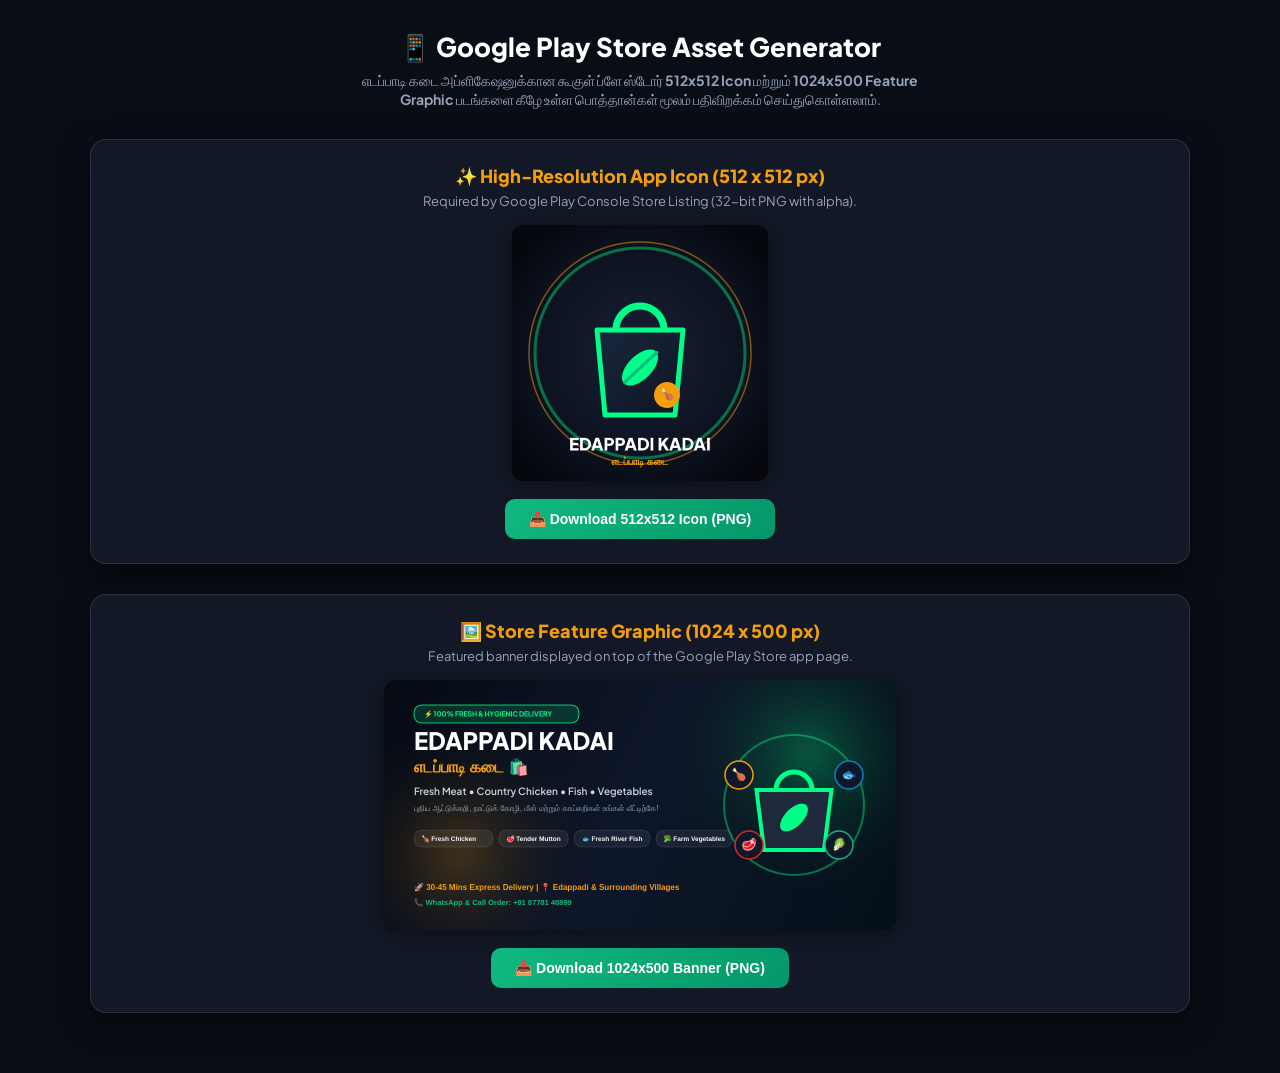
<file: play_store/generate_store_assets.html>
<!DOCTYPE html>
<html lang="ta">
<head>
  <meta charset="UTF-8">
  <meta name="viewport" content="width=device-width, initial-scale=1.0">
  <title>Google Play Store Assets Generator - Edappadi Kadai</title>
  <link rel="preconnect" href="https://fonts.googleapis.com">
  <link rel="preconnect" href="https://fonts.gstatic.com" crossorigin>
  <link href="https://fonts.googleapis.com/css2?family=Plus+Jakarta+Sans:wght@700;800;900&family=Noto+Sans+Tamil:wght@700;800;900&display=swap" rel="stylesheet">
  <style>
    :root {
      --bg: #090d16;
      --card: #121826;
      --accent-green: #00ff88;
      --accent-orange: #f59e0b;
      --text: #f8fafc;
    }
    * { box-sizing: border-box; margin: 0; padding: 0; }
    body {
      background: var(--bg);
      color: var(--text);
      font-family: 'Plus Jakarta Sans', sans-serif;
      padding: 30px 20px 60px;
      display: flex;
      flex-direction: column;
      align-items: center;
    }
    h1 {
      font-size: 26px;
      font-weight: 900;
      color: #fff;
      margin-bottom: 8px;
      text-align: center;
    }
    .subtitle {
      font-size: 14px;
      color: #94a3b8;
      margin-bottom: 30px;
      text-align: center;
      max-width: 600px;
    }
    .grid {
      display: grid;
      grid-template-columns: 1fr;
      gap: 30px;
      width: 100%;
      max-width: 1100px;
    }
    .card {
      background: var(--card);
      border: 1px solid rgba(255,255,255,0.1);
      border-radius: 16px;
      padding: 24px;
      display: flex;
      flex-direction: column;
      align-items: center;
      box-shadow: 0 10px 30px rgba(0,0,0,0.5);
    }
    .card-title {
      font-size: 18px;
      font-weight: 800;
      margin-bottom: 6px;
      color: var(--accent-orange);
      display: flex;
      align-items: center;
      gap: 8px;
    }
    .card-desc {
      font-size: 13px;
      color: #94a3b8;
      margin-bottom: 16px;
      text-align: center;
    }
    canvas {
      max-width: 100%;
      height: auto;
      border-radius: 12px;
      box-shadow: 0 4px 20px rgba(0,0,0,0.4);
      background: #000;
    }
    .btn {
      margin-top: 18px;
      background: linear-gradient(135deg, #10b981, #059669);
      color: #fff;
      border: none;
      padding: 12px 24px;
      border-radius: 10px;
      font-size: 14px;
      font-weight: 800;
      cursor: pointer;
      display: flex;
      align-items: center;
      gap: 8px;
      transition: transform 0.2s, box-shadow 0.2s;
    }
    .btn:hover {
      transform: translateY(-2px);
      box-shadow: 0 6px 20px rgba(16,185,129,0.4);
    }
  </style>
</head>
<body>

  <h1>📱 Google Play Store Asset Generator</h1>
  <p class="subtitle">எடப்பாடி கடை அப்ளிகேஷனுக்கான கூகுள் ப்ளே ஸ்டோர் <strong>512x512 Icon</strong> மற்றும் <strong>1024x500 Feature Graphic</strong> படங்களை கீழே உள்ள பொத்தான்கள் மூலம் பதிவிறக்கம் செய்துகொள்ளலாம்.</p>

  <div class="grid">
    <!-- Asset 1: 512x512 High-Res App Icon -->
    <div class="card">
      <div class="card-title">✨ High-Resolution App Icon (512 x 512 px)</div>
      <div class="card-desc">Required by Google Play Console Store Listing (32-bit PNG with alpha).</div>
      <canvas id="iconCanvas" width="512" height="512" style="width: 256px; height: 256px;"></canvas>
      <button class="btn" onclick="downloadCanvas('iconCanvas', 'play_store_icon_512x512.png')">
        📥 Download 512x512 Icon (PNG)
      </button>
    </div>

    <!-- Asset 2: 1024x500 Feature Graphic -->
    <div class="card">
      <div class="card-title">🖼️ Store Feature Graphic (1024 x 500 px)</div>
      <div class="card-desc">Featured banner displayed on top of the Google Play Store app page.</div>
      <canvas id="bannerCanvas" width="1024" height="500" style="width: 512px; height: 250px;"></canvas>
      <button class="btn" onclick="downloadCanvas('bannerCanvas', 'play_store_feature_graphic_1024x500.png')">
        📥 Download 1024x500 Banner (PNG)
      </button>
    </div>
  </div>

  <script>
    function renderIcon() {
      const c = document.getElementById('iconCanvas');
      const ctx = c.getContext('2d');
      const w = 512, h = 512;

      // Dark background gradient
      const bgGrad = ctx.createRadialGradient(w/2, h/2, 40, w/2, h/2, 320);
      bgGrad.addColorStop(0, '#151f33');
      bgGrad.addColorStop(0.7, '#0b101c');
      bgGrad.addColorStop(1, '#05070d');
      ctx.fillStyle = bgGrad;
      ctx.fillRect(0, 0, w, h);

      // Subtle outer rounded squircle glow
      ctx.strokeStyle = 'rgba(0, 255, 136, 0.4)';
      ctx.lineWidth = 6;
      ctx.beginPath();
      ctx.arc(w/2, h/2, 210, 0, Math.PI * 2);
      ctx.stroke();

      ctx.strokeStyle = 'rgba(245, 158, 11, 0.5)';
      ctx.lineWidth = 3;
      ctx.beginPath();
      ctx.arc(w/2, h/2, 222, 0, Math.PI * 2);
      ctx.stroke();

      // Shopping bag handle
      ctx.strokeStyle = '#00ff88';
      ctx.lineWidth = 14;
      ctx.lineCap = 'round';
      ctx.beginPath();
      ctx.arc(w/2, 210, 48, Math.PI, 0, false);
      ctx.stroke();

      // Bag Body
      const bagGrad = ctx.createLinearGradient(160, 210, 350, 390);
      bagGrad.addColorStop(0, '#1a273e');
      bagGrad.addColorStop(1, '#0d1522');
      ctx.fillStyle = bagGrad;
      ctx.strokeStyle = '#00ff88';
      ctx.lineWidth = 10;
      ctx.lineJoin = 'round';

      ctx.beginPath();
      ctx.moveTo(170, 210);
      ctx.lineTo(342, 210);
      ctx.lineTo(326, 380);
      ctx.lineTo(186, 380);
      ctx.closePath();
      ctx.fill();
      ctx.stroke();

      // Green Leaf & Fresh Glow Icon
      ctx.fillStyle = '#00ff88';
      ctx.beginPath();
      ctx.ellipse(w/2, 285, 45, 24, -Math.PI / 4, 0, Math.PI * 2);
      ctx.fill();

      // Leaf stem
      ctx.strokeStyle = '#10b981';
      ctx.lineWidth = 6;
      ctx.beginPath();
      ctx.moveTo(225, 315);
      ctx.quadraticCurveTo(256, 285, 290, 255);
      ctx.stroke();

      // Small chicken / meat icon badge
      ctx.fillStyle = '#f59e0b';
      ctx.beginPath();
      ctx.arc(310, 340, 26, 0, Math.PI * 2);
      ctx.fill();
      ctx.fillStyle = '#fff';
      ctx.font = 'bold 22px sans-serif';
      ctx.textAlign = 'center';
      ctx.textBaseline = 'middle';
      ctx.fillText('🍗', 310, 340);

      // App Brand Name at bottom
      ctx.fillStyle = '#ffffff';
      ctx.font = '900 34px "Plus Jakarta Sans", sans-serif';
      ctx.textAlign = 'center';
      ctx.fillText('EDAPPADI KADAI', w/2, 440);

      ctx.fillStyle = '#f59e0b';
      ctx.font = 'bold 20px "Noto Sans Tamil", sans-serif';
      ctx.fillText('எடப்பாடி கடை', w/2, 474);
    }

    function renderBanner() {
      const c = document.getElementById('bannerCanvas');
      const ctx = c.getContext('2d');
      const w = 1024, h = 500;

      // Dark lush gradient background
      const bgGrad = ctx.createLinearGradient(0, 0, w, h);
      bgGrad.addColorStop(0, '#060b14');
      bgGrad.addColorStop(0.5, '#0e172a');
      bgGrad.addColorStop(1, '#05101a');
      ctx.fillStyle = bgGrad;
      ctx.fillRect(0, 0, w, h);

      // Decorative glowing circles
      const glow1 = ctx.createRadialGradient(850, 150, 20, 850, 150, 300);
      glow1.addColorStop(0, 'rgba(0, 255, 136, 0.25)');
      glow1.addColorStop(1, 'rgba(0, 0, 0, 0)');
      ctx.fillStyle = glow1;
      ctx.fillRect(0, 0, w, h);

      const glow2 = ctx.createRadialGradient(150, 350, 20, 150, 350, 280);
      glow2.addColorStop(0, 'rgba(245, 158, 11, 0.2)');
      glow2.addColorStop(1, 'rgba(0, 0, 0, 0)');
      ctx.fillStyle = glow2;
      ctx.fillRect(0, 0, w, h);

      // Left Column: Brand & Typography
      // Top Tag badge
      ctx.fillStyle = 'rgba(0, 255, 136, 0.15)';
      ctx.strokeStyle = '#00ff88';
      ctx.lineWidth = 1.5;
      roundRect(ctx, 60, 50, 330, 36, 18, true, true);

      ctx.fillStyle = '#00ff88';
      ctx.font = 'bold 14px "Plus Jakarta Sans", sans-serif';
      ctx.textAlign = 'left';
      ctx.fillText('⚡ 100% FRESH & HYGIENIC DELIVERY', 80, 73);

      // Title
      ctx.fillStyle = '#ffffff';
      ctx.font = '900 48px "Plus Jakarta Sans", sans-serif';
      ctx.fillText('EDAPPADI KADAI', 60, 140);

      ctx.fillStyle = '#f59e0b';
      ctx.font = '900 32px "Noto Sans Tamil", sans-serif';
      ctx.fillText('எடப்பாடி கடை 🛍️', 60, 185);

      // Subtitle
      ctx.fillStyle = '#cbd5e1';
      ctx.font = '600 20px "Plus Jakarta Sans", sans-serif';
      ctx.fillText('Fresh Meat • Country Chicken • Fish • Vegetables', 60, 230);

      ctx.fillStyle = '#94a3b8';
      ctx.font = '500 16px "Noto Sans Tamil", sans-serif';
      ctx.fillText('புதிய ஆட்டுக்கறி, நாட்டுக் கோழி, மீன் மற்றும் காய்கறிகள் உங்கள் வீட்டிற்கே!', 60, 262);

      // Category Pill Badges
      const categories = [
        { name: '🍗 Fresh Chicken', color: '#10b981' },
        { name: '🥩 Tender Mutton', color: '#ef4444' },
        { name: '🐟 Fresh River Fish', color: '#0ea5e9' },
        { name: '🥦 Farm Vegetables', color: '#84cc16' }
      ];

      let pillX = 60;
      categories.forEach(cat => {
        ctx.fillStyle = 'rgba(255,255,255,0.06)';
        ctx.strokeStyle = 'rgba(255,255,255,0.18)';
        ctx.lineWidth = 1;
        const pillWidth = ctx.measureText(cat.name).width + 30;
        roundRect(ctx, pillX, 300, pillWidth, 34, 17, true, true);

        ctx.fillStyle = '#f8fafc';
        ctx.font = 'bold 13px sans-serif';
        ctx.fillText(cat.name, pillX + 15, 322);
        pillX += pillWidth + 12;
      });

      // Bottom Guarantee Strip
      ctx.fillStyle = '#f59e0b';
      ctx.font = 'bold 16px sans-serif';
      ctx.fillText('🚀 30-45 Mins Express Delivery | 📍 Edappadi & Surrounding Villages', 60, 420);

      ctx.fillStyle = '#10b981';
      ctx.font = 'bold 15px sans-serif';
      ctx.fillText('📞 WhatsApp & Call Order: +91 87781 48899', 60, 450);

      // Right Column: Visual Shopping Basket Display
      const cx = 820, cy = 250;
      // Ambient glow ring
      ctx.strokeStyle = 'rgba(0, 255, 136, 0.4)';
      ctx.lineWidth = 4;
      ctx.beginPath();
      ctx.arc(cx, cy, 140, 0, Math.PI * 2);
      ctx.stroke();

      // Big bag illustration
      ctx.strokeStyle = '#00ff88';
      ctx.lineWidth = 10;
      ctx.lineCap = 'round';
      ctx.beginPath();
      ctx.arc(cx, cy - 30, 36, Math.PI, 0, false);
      ctx.stroke();

      ctx.fillStyle = '#1e293b';
      ctx.strokeStyle = '#00ff88';
      ctx.lineWidth = 8;
      ctx.beginPath();
      ctx.moveTo(cx - 75, cy - 30);
      ctx.lineTo(cx + 75, cy - 30);
      ctx.lineTo(cx + 60, cy + 90);
      ctx.lineTo(cx - 60, cy + 90);
      ctx.closePath();
      ctx.fill();
      ctx.stroke();

      // Center leaf
      ctx.fillStyle = '#00ff88';
      ctx.beginPath();
      ctx.ellipse(cx, cy + 25, 35, 18, -Math.PI / 4, 0, Math.PI * 2);
      ctx.fill();

      // Emoji floating satellites
      drawFloatingBadge(ctx, cx - 110, cy - 60, '🍗', '#f59e0b');
      drawFloatingBadge(ctx, cx + 110, cy - 60, '🐟', '#0284c7');
      drawFloatingBadge(ctx, cx + 90, cy + 80, '🥬', '#10b981');
      drawFloatingBadge(ctx, cx - 90, cy + 80, '🥩', '#dc2626');
    }

    function drawFloatingBadge(ctx, x, y, emoji, borderCol) {
      ctx.fillStyle = '#0f172a';
      ctx.strokeStyle = borderCol;
      ctx.lineWidth = 3;
      ctx.beginPath();
      ctx.arc(x, y, 28, 0, Math.PI * 2);
      ctx.fill();
      ctx.stroke();

      ctx.font = '24px sans-serif';
      ctx.textAlign = 'center';
      ctx.textBaseline = 'middle';
      ctx.fillText(emoji, x, y);
    }

    function roundRect(ctx, x, y, width, height, radius, fill, stroke) {
      ctx.beginPath();
      ctx.moveTo(x + radius, y);
      ctx.lineTo(x + width - radius, y);
      ctx.quadraticCurveTo(x + width, y, x + width, y + radius);
      ctx.lineTo(x + width, y + height - radius);
      ctx.quadraticCurveTo(x + width, y + height, x + width - radius, y + height);
      ctx.lineTo(x + radius, y + height);
      ctx.quadraticCurveTo(x, y + height, x, y + height - radius);
      ctx.lineTo(x, y + radius);
      ctx.quadraticCurveTo(x, y, x + radius, y);
      ctx.closePath();
      if (fill) ctx.fill();
      if (stroke) ctx.stroke();
    }

    function downloadCanvas(canvasId, filename) {
      const canvas = document.getElementById(canvasId);
      const link = document.createElement('a');
      link.download = filename;
      link.href = canvas.toDataURL('image/png');
      link.click();
    }

    window.onload = function() {
      renderIcon();
      renderBanner();
    };
  </script>
</body>
</html>
</file>
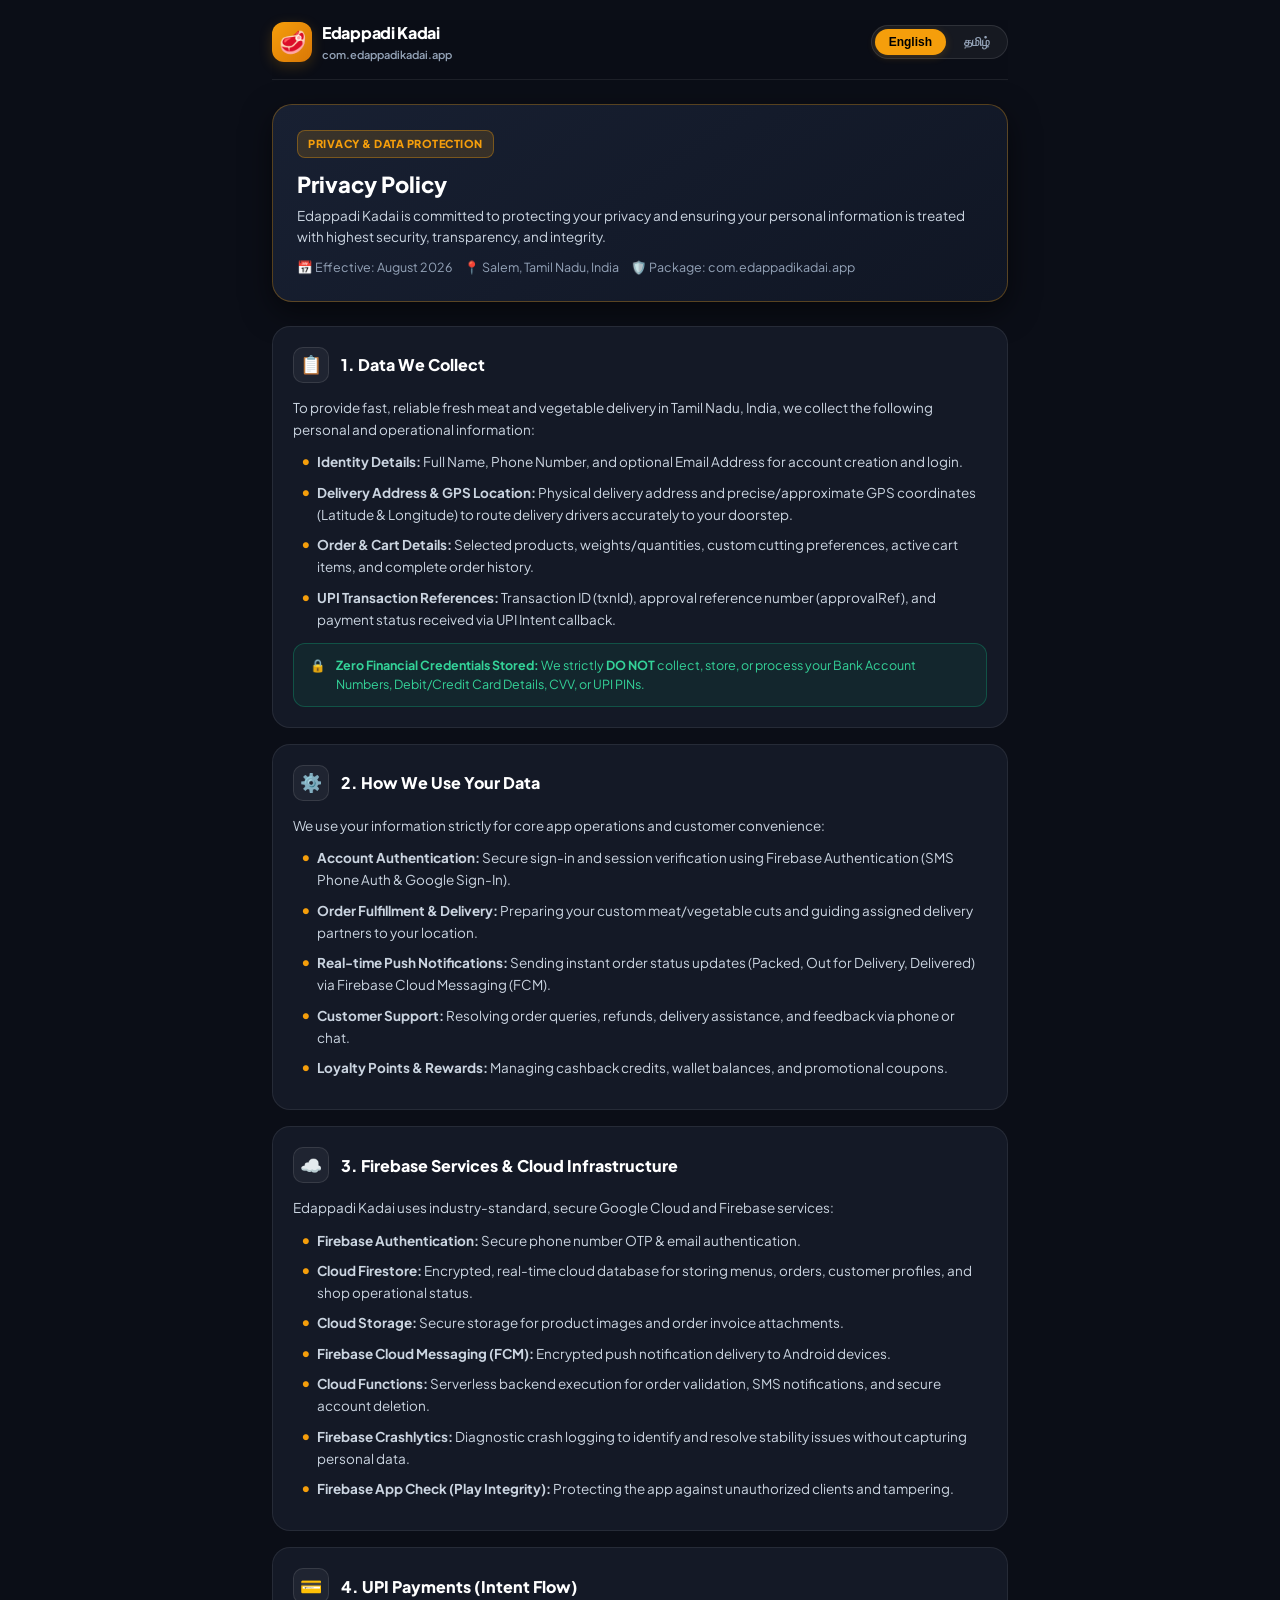
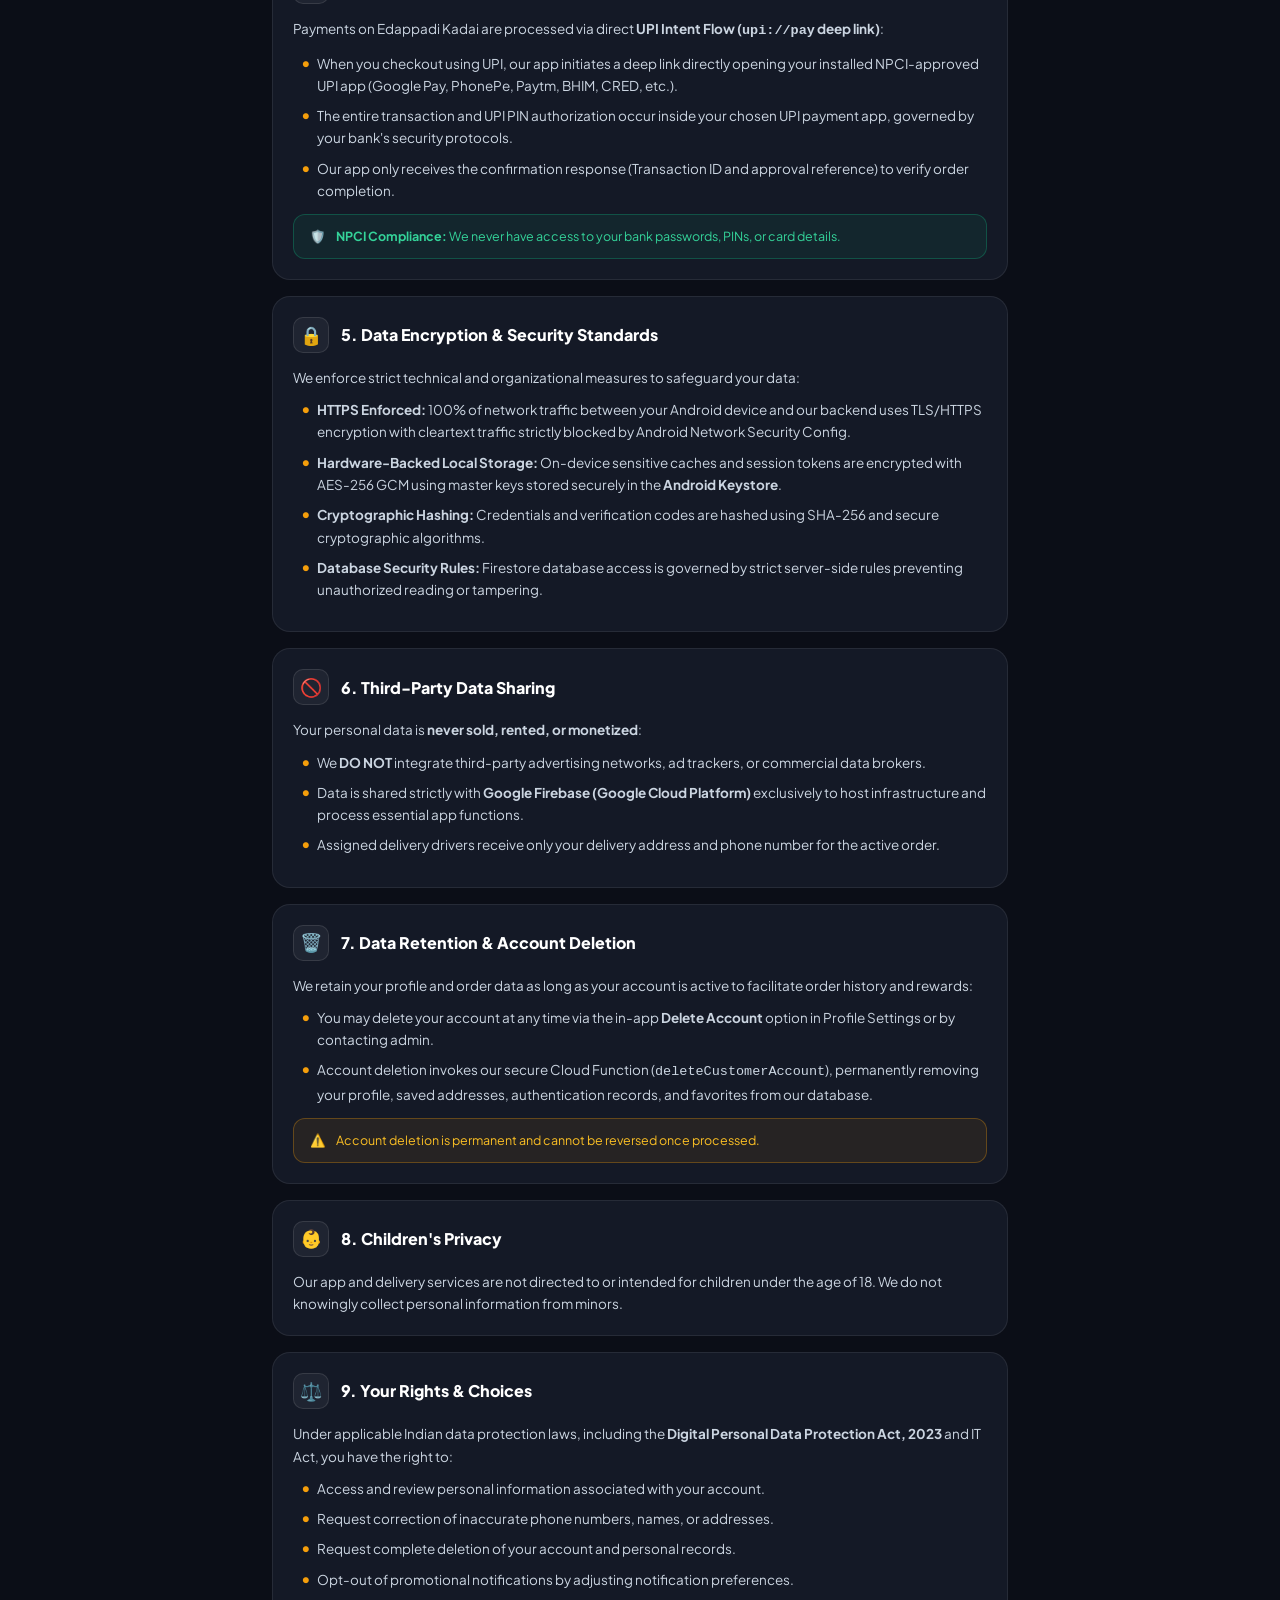
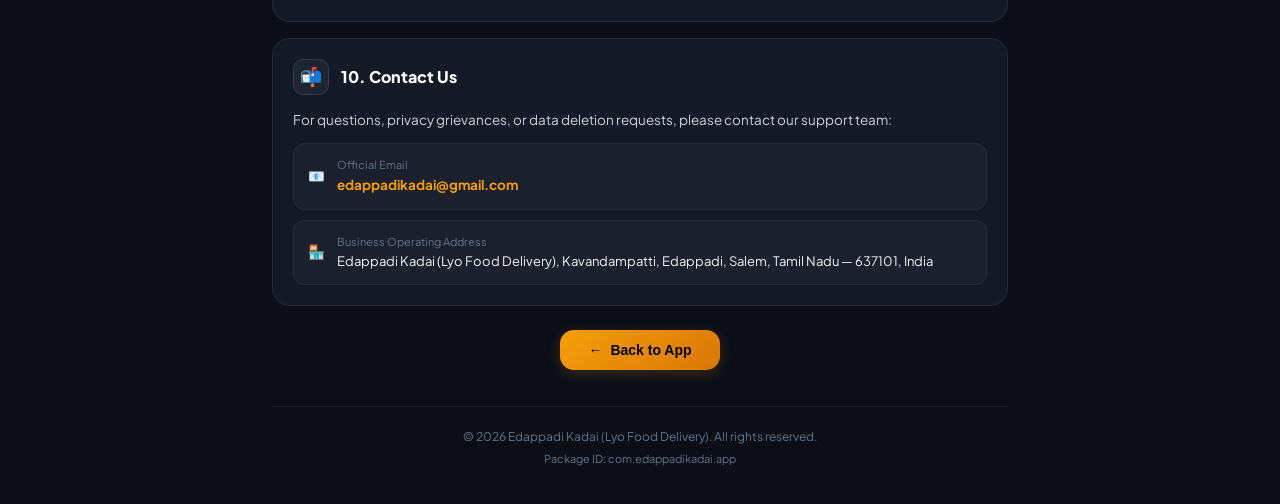
<file: app/src/main/assets/privacy_policy.html>
<!DOCTYPE html>
<html lang="en">
<head>
  <meta charset="UTF-8">
  <meta name="viewport" content="width=device-width, initial-scale=1.0, maximum-scale=1.0, user-scalable=no">
  <title>Privacy Policy - Edappadi Kadai (எடப்பாடி கடை)</title>
  <link rel="preconnect" href="https://fonts.googleapis.com">
  <link rel="preconnect" href="https://fonts.gstatic.com" crossorigin>
  <link href="https://fonts.googleapis.com/css2?family=Plus+Jakarta+Sans:wght@400;500;600;700;800&family=Noto+Sans+Tamil:wght@400;500;600;700;800&display=swap" rel="stylesheet">
  <style>
    :root {
      --bg-dark: #0b0e17;
      --card-bg: #141926;
      --card-border: rgba(255, 255, 255, 0.08);
      --accent-amber: #f59e0b;
      --accent-amber-glow: rgba(245, 158, 11, 0.2);
      --accent-green: #10b981;
      --accent-blue: #3b82f6;
      --accent-red: #ef4444;
      --text-main: #f8fafc;
      --text-sub: #94a3b8;
      --text-muted: #64748b;
    }

    * {
      box-sizing: border-box;
      margin: 0;
      padding: 0;
      -webkit-tap-highlight-color: transparent;
    }

    body {
      background-color: var(--bg-dark);
      color: var(--text-main);
      font-family: 'Plus Jakarta Sans', -apple-system, BlinkMacSystemFont, 'Segoe UI', Roboto, sans-serif;
      line-height: 1.6;
      padding: 20px 16px 40px;
      max-width: 768px;
      margin: 0 auto;
    }

    .tamil-font {
      font-family: 'Noto Sans Tamil', 'Plus Jakarta Sans', sans-serif;
    }

    /* Header & Navigation Bar */
    .header-bar {
      display: flex;
      align-items: center;
      justify-content: space-between;
      margin-bottom: 24px;
      padding-bottom: 16px;
      border-bottom: 1px solid var(--card-border);
      position: sticky;
      top: 0;
      background: rgba(11, 14, 23, 0.95);
      backdrop-filter: blur(12px);
      -webkit-backdrop-filter: blur(12px);
      z-index: 100;
    }

    .brand-title {
      display: flex;
      align-items: center;
      gap: 10px;
    }

    .brand-icon {
      width: 40px;
      height: 40px;
      background: linear-gradient(135deg, #f59e0b, #d97706);
      border-radius: 12px;
      display: flex;
      align-items: center;
      justify-content: center;
      font-size: 22px;
      box-shadow: 0 4px 14px var(--accent-amber-glow);
    }

    .brand-name {
      font-size: 16px;
      font-weight: 800;
      color: #ffffff;
      letter-spacing: -0.3px;
    }

    .brand-sub {
      font-size: 11px;
      color: var(--text-sub);
      font-weight: 600;
    }

    .lang-switcher {
      display: flex;
      background: rgba(255, 255, 255, 0.05);
      border: 1px solid rgba(255, 255, 255, 0.1);
      border-radius: 24px;
      padding: 3px;
      gap: 4px;
    }

    .lang-btn {
      border: none;
      background: transparent;
      color: var(--text-sub);
      font-size: 12px;
      font-weight: 700;
      padding: 6px 14px;
      border-radius: 20px;
      cursor: pointer;
      transition: all 0.2s ease;
    }

    .lang-btn.active {
      background: var(--accent-amber);
      color: #000000;
      box-shadow: 0 2px 8px var(--accent-amber-glow);
    }

    /* Hero Banner */
    .hero-card {
      background: linear-gradient(145deg, #182032, #101624);
      border: 1.5px solid rgba(245, 158, 11, 0.3);
      border-radius: 20px;
      padding: 24px;
      margin-bottom: 24px;
      box-shadow: 0 10px 30px rgba(0, 0, 0, 0.5);
    }

    .badge-pill {
      display: inline-block;
      background: rgba(245, 158, 11, 0.15);
      color: var(--accent-amber);
      border: 1px solid rgba(245, 158, 11, 0.35);
      font-size: 11px;
      font-weight: 800;
      text-transform: uppercase;
      letter-spacing: 0.5px;
      padding: 4px 10px;
      border-radius: 8px;
      margin-bottom: 12px;
    }

    .hero-title {
      font-size: 22px;
      font-weight: 800;
      color: #ffffff;
      margin-bottom: 8px;
      line-height: 1.3;
    }

    .hero-meta {
      font-size: 12.5px;
      color: var(--text-sub);
      display: flex;
      flex-wrap: wrap;
      gap: 12px;
      margin-top: 10px;
    }

    .hero-meta span {
      display: flex;
      align-items: center;
      gap: 5px;
    }

    /* Policy Content Sections */
    .section-card {
      background: var(--card-bg);
      border: 1px solid var(--card-border);
      border-radius: 18px;
      padding: 20px;
      margin-bottom: 16px;
      transition: border-color 0.2s ease;
    }

    .section-card:hover {
      border-color: rgba(245, 158, 11, 0.25);
    }

    .section-header {
      display: flex;
      align-items: center;
      gap: 12px;
      margin-bottom: 14px;
    }

    .section-icon {
      width: 36px;
      height: 36px;
      border-radius: 10px;
      background: rgba(255, 255, 255, 0.05);
      border: 1px solid rgba(255, 255, 255, 0.1);
      display: flex;
      align-items: center;
      justify-content: center;
      font-size: 18px;
      flex-shrink: 0;
    }

    .section-title {
      font-size: 16px;
      font-weight: 800;
      color: #ffffff;
    }

    .section-body {
      font-size: 13.5px;
      color: #cbd5e1;
      line-height: 1.65;
    }

    .section-body p {
      margin-bottom: 10px;
    }

    .section-body p:last-child {
      margin-bottom: 0;
    }

    .styled-list {
      list-style: none;
      padding-left: 0;
      margin: 10px 0;
    }

    .styled-list li {
      position: relative;
      padding-left: 24px;
      margin-bottom: 8px;
      font-size: 13.5px;
      color: #cbd5e1;
    }

    .styled-list li::before {
      content: "•";
      position: absolute;
      left: 8px;
      color: var(--accent-amber);
      font-size: 18px;
      line-height: 1;
      top: 0px;
    }

    .highlight-box {
      border-radius: 12px;
      padding: 12px 16px;
      margin-top: 12px;
      font-size: 12.5px;
      line-height: 1.5;
      display: flex;
      align-items: flex-start;
      gap: 10px;
    }

    .highlight-box.secure {
      background: rgba(16, 185, 129, 0.08);
      border: 1px solid rgba(16, 185, 129, 0.3);
      color: #34d399;
    }

    .highlight-box.warning {
      background: rgba(245, 158, 11, 0.08);
      border: 1px solid rgba(245, 158, 11, 0.3);
      color: #fbbf24;
    }

    .highlight-box.info {
      background: rgba(59, 130, 246, 0.08);
      border: 1px solid rgba(59, 130, 246, 0.3);
      color: #60a5fa;
    }

    .contact-grid {
      display: grid;
      grid-template-columns: 1fr;
      gap: 10px;
      margin-top: 12px;
    }

    .contact-item {
      background: rgba(255, 255, 255, 0.03);
      border: 1px solid rgba(255, 255, 255, 0.06);
      border-radius: 12px;
      padding: 12px 14px;
      display: flex;
      align-items: center;
      gap: 12px;
    }

    .contact-item a {
      color: var(--accent-amber);
      text-decoration: none;
      font-weight: 700;
    }

    .contact-item a:hover {
      text-decoration: underline;
    }

    .footer {
      text-align: center;
      margin-top: 36px;
      padding-top: 20px;
      border-top: 1px solid var(--card-border);
      color: var(--text-muted);
      font-size: 12px;
    }

    .back-btn-container {
      margin-top: 24px;
      text-align: center;
    }

    .back-btn {
      background: linear-gradient(135deg, var(--accent-amber), #d97706);
      color: #000000;
      border: none;
      font-size: 14px;
      font-weight: 800;
      padding: 12px 28px;
      border-radius: 14px;
      cursor: pointer;
      display: inline-flex;
      align-items: center;
      gap: 8px;
      box-shadow: 0 4px 16px var(--accent-amber-glow);
    }
  </style>
</head>
<body>

  <!-- Top Header Bar -->
  <header class="header-bar">
    <div class="brand-title">
      <div class="brand-icon">🥩</div>
      <div>
        <div class="brand-name">Edappadi Kadai</div>
        <div class="brand-sub">com.edappadikadai.app</div>
      </div>
    </div>

    <!-- Language Selector -->
    <div class="lang-switcher">
      <button class="lang-btn active" id="btn-lang-en" onclick="setLanguage('en')">English</button>
      <button class="lang-btn" id="btn-lang-ta" onclick="setLanguage('ta')">தமிழ்</button>
    </div>
  </header>

  <!-- ENGLISH SECTION -->
  <div id="content-en">
    <div class="hero-card">
      <span class="badge-pill">Privacy &amp; Data Protection</span>
      <h1 class="hero-title">Privacy Policy</h1>
      <p style="font-size: 13.5px; color: #cbd5e1; line-height: 1.5;">
        Edappadi Kadai is committed to protecting your privacy and ensuring your personal information is treated with highest security, transparency, and integrity.
      </p>
      <div class="hero-meta">
        <span>📅 Effective: August 2026</span>
        <span>📍 Salem, Tamil Nadu, India</span>
        <span>🛡️ Package: com.edappadikadai.app</span>
      </div>
    </div>

    <!-- 1. Data Collected -->
    <div class="section-card">
      <div class="section-header">
        <div class="section-icon">📋</div>
        <div class="section-title">1. Data We Collect</div>
      </div>
      <div class="section-body">
        <p>To provide fast, reliable fresh meat and vegetable delivery in Tamil Nadu, India, we collect the following personal and operational information:</p>
        <ul class="styled-list">
          <li><strong>Identity Details:</strong> Full Name, Phone Number, and optional Email Address for account creation and login.</li>
          <li><strong>Delivery Address &amp; GPS Location:</strong> Physical delivery address and precise/approximate GPS coordinates (Latitude &amp; Longitude) to route delivery drivers accurately to your doorstep.</li>
          <li><strong>Order &amp; Cart Details:</strong> Selected products, weights/quantities, custom cutting preferences, active cart items, and complete order history.</li>
          <li><strong>UPI Transaction References:</strong> Transaction ID (txnId), approval reference number (approvalRef), and payment status received via UPI Intent callback.</li>
        </ul>
        <div class="highlight-box secure">
          <span>🔒</span>
          <div>
            <strong>Zero Financial Credentials Stored:</strong> We strictly <strong>DO NOT</strong> collect, store, or process your Bank Account Numbers, Debit/Credit Card Details, CVV, or UPI PINs.
          </div>
        </div>
      </div>
    </div>

    <!-- 2. How Data is Used -->
    <div class="section-card">
      <div class="section-header">
        <div class="section-icon">⚙️</div>
        <div class="section-title">2. How We Use Your Data</div>
      </div>
      <div class="section-body">
        <p>We use your information strictly for core app operations and customer convenience:</p>
        <ul class="styled-list">
          <li><strong>Account Authentication:</strong> Secure sign-in and session verification using Firebase Authentication (SMS Phone Auth &amp; Google Sign-In).</li>
          <li><strong>Order Fulfillment &amp; Delivery:</strong> Preparing your custom meat/vegetable cuts and guiding assigned delivery partners to your location.</li>
          <li><strong>Real-time Push Notifications:</strong> Sending instant order status updates (Packed, Out for Delivery, Delivered) via Firebase Cloud Messaging (FCM).</li>
          <li><strong>Customer Support:</strong> Resolving order queries, refunds, delivery assistance, and feedback via phone or chat.</li>
          <li><strong>Loyalty Points &amp; Rewards:</strong> Managing cashback credits, wallet balances, and promotional coupons.</li>
        </ul>
      </div>
    </div>

    <!-- 3. Firebase & Cloud Infrastructure -->
    <div class="section-card">
      <div class="section-header">
        <div class="section-icon">☁️</div>
        <div class="section-title">3. Firebase Services &amp; Cloud Infrastructure</div>
      </div>
      <div class="section-body">
        <p>Edappadi Kadai uses industry-standard, secure Google Cloud and Firebase services:</p>
        <ul class="styled-list">
          <li><strong>Firebase Authentication:</strong> Secure phone number OTP &amp; email authentication.</li>
          <li><strong>Cloud Firestore:</strong> Encrypted, real-time cloud database for storing menus, orders, customer profiles, and shop operational status.</li>
          <li><strong>Cloud Storage:</strong> Secure storage for product images and order invoice attachments.</li>
          <li><strong>Firebase Cloud Messaging (FCM):</strong> Encrypted push notification delivery to Android devices.</li>
          <li><strong>Cloud Functions:</strong> Serverless backend execution for order validation, SMS notifications, and secure account deletion.</li>
          <li><strong>Firebase Crashlytics:</strong> Diagnostic crash logging to identify and resolve stability issues without capturing personal data.</li>
          <li><strong>Firebase App Check (Play Integrity):</strong> Protecting the app against unauthorized clients and tampering.</li>
        </ul>
      </div>
    </div>

    <!-- 4. UPI Payment Security -->
    <div class="section-card">
      <div class="section-header">
        <div class="section-icon">💳</div>
        <div class="section-title">4. UPI Payments (Intent Flow)</div>
      </div>
      <div class="section-body">
        <p>Payments on Edappadi Kadai are processed via direct <strong>UPI Intent Flow (<code>upi://pay</code> deep link)</strong>:</p>
        <ul class="styled-list">
          <li>When you checkout using UPI, our app initiates a deep link directly opening your installed NPCI-approved UPI app (Google Pay, PhonePe, Paytm, BHIM, CRED, etc.).</li>
          <li>The entire transaction and UPI PIN authorization occur inside your chosen UPI payment app, governed by your bank's security protocols.</li>
          <li>Our app only receives the confirmation response (Transaction ID and approval reference) to verify order completion.</li>
        </ul>
        <div class="highlight-box secure">
          <span>🛡️</span>
          <div>
            <strong>NPCI Compliance:</strong> We never have access to your bank passwords, PINs, or card details.
          </div>
        </div>
      </div>
    </div>

    <!-- 5. Data Encryption & Security -->
    <div class="section-card">
      <div class="section-header">
        <div class="section-icon">🔒</div>
        <div class="section-title">5. Data Encryption &amp; Security Standards</div>
      </div>
      <div class="section-body">
        <p>We enforce strict technical and organizational measures to safeguard your data:</p>
        <ul class="styled-list">
          <li><strong>HTTPS Enforced:</strong> 100% of network traffic between your Android device and our backend uses TLS/HTTPS encryption with cleartext traffic strictly blocked by Android Network Security Config.</li>
          <li><strong>Hardware-Backed Local Storage:</strong> On-device sensitive caches and session tokens are encrypted with AES-256 GCM using master keys stored securely in the <strong>Android Keystore</strong>.</li>
          <li><strong>Cryptographic Hashing:</strong> Credentials and verification codes are hashed using SHA-256 and secure cryptographic algorithms.</li>
          <li><strong>Database Security Rules:</strong> Firestore database access is governed by strict server-side rules preventing unauthorized reading or tampering.</li>
        </ul>
      </div>
    </div>

    <!-- 6. Third-Party Data Sharing -->
    <div class="section-card">
      <div class="section-header">
        <div class="section-icon">🚫</div>
        <div class="section-title">6. Third-Party Data Sharing</div>
      </div>
      <div class="section-body">
        <p>Your personal data is <strong>never sold, rented, or monetized</strong>:</p>
        <ul class="styled-list">
          <li>We <strong>DO NOT</strong> integrate third-party advertising networks, ad trackers, or commercial data brokers.</li>
          <li>Data is shared strictly with <strong>Google Firebase (Google Cloud Platform)</strong> exclusively to host infrastructure and process essential app functions.</li>
          <li>Assigned delivery drivers receive only your delivery address and phone number for the active order.</li>
        </ul>
      </div>
    </div>

    <!-- 7. Data Retention & Account Deletion -->
    <div class="section-card">
      <div class="section-header">
        <div class="section-icon">🗑️</div>
        <div class="section-title">7. Data Retention &amp; Account Deletion</div>
      </div>
      <div class="section-body">
        <p>We retain your profile and order data as long as your account is active to facilitate order history and rewards:</p>
        <ul class="styled-list">
          <li>You may delete your account at any time via the in-app <strong>Delete Account</strong> option in Profile Settings or by contacting admin.</li>
          <li>Account deletion invokes our secure Cloud Function (<code>deleteCustomerAccount</code>), permanently removing your profile, saved addresses, authentication records, and favorites from our database.</li>
        </ul>
        <div class="highlight-box warning">
          <span>⚠️</span>
          <div>
            Account deletion is permanent and cannot be reversed once processed.
          </div>
        </div>
      </div>
    </div>

    <!-- 8. Children's Privacy -->
    <div class="section-card">
      <div class="section-header">
        <div class="section-icon">👶</div>
        <div class="section-title">8. Children's Privacy</div>
      </div>
      <div class="section-body">
        <p>Our app and delivery services are not directed to or intended for children under the age of 18. We do not knowingly collect personal information from minors.</p>
      </div>
    </div>

    <!-- 9. User Rights -->
    <div class="section-card">
      <div class="section-header">
        <div class="section-icon">⚖️</div>
        <div class="section-title">9. Your Rights &amp; Choices</div>
      </div>
      <div class="section-body">
        <p>Under applicable Indian data protection laws, including the <strong>Digital Personal Data Protection Act, 2023</strong> and IT Act, you have the right to:</p>
        <ul class="styled-list">
          <li>Access and review personal information associated with your account.</li>
          <li>Request correction of inaccurate phone numbers, names, or addresses.</li>
          <li>Request complete deletion of your account and personal records.</li>
          <li>Opt-out of promotional notifications by adjusting notification preferences.</li>
        </ul>
      </div>
    </div>

    <!-- 10. Contact Us -->
    <div class="section-card">
      <div class="section-header">
        <div class="section-icon">📬</div>
        <div class="section-title">10. Contact Us</div>
      </div>
      <div class="section-body">
        <p>For questions, privacy grievances, or data deletion requests, please contact our support team:</p>
        <div class="contact-grid">
          <div class="contact-item">
            <span>📧</span>
            <div>
              <div style="font-size: 11px; color: var(--text-muted);">Official Email</div>
              <a href="mailto:edappadikadai@gmail.com">edappadikadai@gmail.com</a>
            </div>
          </div>
          <div class="contact-item">
            <span>🏪</span>
            <div>
              <div style="font-size: 11px; color: var(--text-muted);">Business Operating Address</div>
              <div style="font-size: 13px; color: #f1f5f9;">Edappadi Kadai (Lyo Food Delivery), Kavandampatti, Edappadi, Salem, Tamil Nadu — 637101, India</div>
            </div>
          </div>
        </div>
      </div>
    </div>
  </div>

  <!-- TAMIL SECTION -->
  <div id="content-ta" class="tamil-font" style="display: none;">
    <div class="hero-card">
      <span class="badge-pill">தனியுரிமை &amp; தகவல் பாதுகாப்பு</span>
      <h1 class="hero-title">தனியுரிமைக் கொள்கை (Privacy Policy)</h1>
      <p style="font-size: 13.5px; color: #cbd5e1; line-height: 1.6;">
        எடப்பாடி கடை (Edappadi Kadai) செயலி உங்களின் தனிப்பட்ட தகவல்களை மிகவும் பாதுகாப்பாகவும், வெளிப்படைத்தன்மையுடனும் பராமரிக்க உறுதிபூண்டுள்ளது.
      </p>
      <div class="hero-meta">
        <span>📅 நடைமுறை: ஆகஸ்ட் 2026</span>
        <span>📍 எடப்பாடி, சேலம், தமிழ்நாடு</span>
        <span>🛡️ Package: com.edappadikadai.app</span>
      </div>
    </div>

    <!-- 1. Data Collected (Tamil) -->
    <div class="section-card">
      <div class="section-header">
        <div class="section-icon">📋</div>
        <div class="section-title">1. நாங்கள் சேகரிக்கும் தகவல்கள்</div>
      </div>
      <div class="section-body">
        <p>தமிழ்நாட்டில் சிறந்த இறைச்சி மற்றும் காய்கறி டெலிவரி சேவையை வழங்க பின்வரும் அவசியமான தகவல்களை சேகரிக்கிறோம்:</p>
        <ul class="styled-list">
          <li><strong>அடையாள விவரங்கள்:</strong> உங்கள் பெயர், தொலைபேசி எண், மற்றும் விருப்பப்பட்டால் மின்னஞ்சல் முகவரி.</li>
          <li><strong>டெலிவரி முகவரி &amp; GPS இருப்பிடம்:</strong> உங்கள் இருப்பிடத்திற்கு சரியான நேரத்தில் டெலிவரி செய்ய முகவரி மற்றும் அட்சரேகை/தீர்க்கரேகை (GPS Coordinates).</li>
          <li><strong>ஆர்டர் விவரங்கள்:</strong> தேர்ந்தெடுக்கப்பட்ட பொருட்கள், இறைச்சி கட் செய்யும் முறை, கார்ட் பொருட்கள் மற்றும் முந்தைய ஆர்டர் வரலாறு.</li>
          <li><strong>UPI பரிவர்த்தனை குறிப்பு:</strong> UPI மூலம் செலுத்தப்பட்ட Transaction ID மற்றும் ஒப்புதல் எண் (Approval Ref No).</li>
        </ul>
        <div class="highlight-box secure">
          <span>🔒</span>
          <div>
            <strong>வங்கித் தகவல்கள் சேகரிக்கப்படுவதில்லை:</strong> உங்கள் வங்கி கணக்கு எண், டெபிட்/கிரெடிட் கார்டு எண்கள், CVV அல்லது UPI PIN எண்களை நாங்கள் <strong>சேகரிப்பதோ சேமிப்பதோ இல்லை</strong>.
          </div>
        </div>
      </div>
    </div>

    <!-- 2. How Data is Used (Tamil) -->
    <div class="section-card">
      <div class="section-header">
        <div class="section-icon">⚙️</div>
        <div class="section-title">2. தகவல்களை எவ்வாறு பயன்படுத்துகிறோம்?</div>
      </div>
      <div class="section-body">
        <ul class="styled-list">
          <li><strong>கணக்கு உள்நுழைவு:</strong> Firebase Auth மூலம் OTP பாதுகாப்பான உள்நுழைவு.</li>
          <li><strong>ஆர்டர் தயாரிப்பு &amp; விநியோகம்:</strong> நீங்கள் கோரியவாறு பொருட்களை பேக் செய்து டெலிவரி நபரிடம் வழிகாட்ட.</li>
          <li><strong>உடனடி அறிவிப்புகள் (FCM):</strong> ஆர்டர் நிலை (தயாராகிறது, டெலிவரிக்கு புறப்பட்டது, டெலிவரி செய்யப்பட்டது) பற்றிய நேரடி அறிவிப்புகள்.</li>
          <li><strong>வாடிக்கையாளர் சேவை:</strong> உங்கள் ஆர்டர் சந்தேகங்கள் மற்றும் உதவிக்கு உடனடி தீர்வு வழங்க.</li>
          <li><strong>ரிவார்ட் &amp; பாயிண்ட்கள்:</strong> கேஷ்பேக் மற்றும் வேலட் சலுகைகளை நிர்வகிக்க.</li>
        </ul>
      </div>
    </div>

    <!-- 3. Firebase Services (Tamil) -->
    <div class="section-card">
      <div class="section-header">
        <div class="section-icon">☁️</div>
        <div class="section-title">3. பயன்படுத்தப்படும் Google Firebase சேவைகள்</div>
      </div>
      <div class="section-body">
        <ul class="styled-list">
          <li><strong>Firebase Authentication:</strong> பாதுகாப்பான தொலைபேசி OTP உள்நுழைவு.</li>
          <li><strong>Cloud Firestore:</strong> குறியாக்கம் செய்யப்பட்ட அதிவேக கிளவுட் தரவுத்தளம்.</li>
          <li><strong>Cloud Storage:</strong> தயாரிப்பு படங்கள் மற்றும் பில் ஆவணங்கள் பாதுகாப்பு.</li>
          <li><strong>Cloud Messaging (FCM):</strong> நிகழ்நேர புஷ் அறிவிப்புகள்.</li>
          <li><strong>Cloud Functions:</strong> பாதுகாப்பான சர்வர்லெஸ் ஆர்டர் செயலாக்கம் மற்றும் கணக்கு நீக்கம்.</li>
          <li><strong>Crashlytics &amp; Play Integrity:</strong> செயலியின் ஸ்திரத்தன்மை மற்றும் பாதுகாப்பு உறுதிப்படுத்தல்.</li>
        </ul>
      </div>
    </div>

    <!-- 4. UPI Payments (Tamil) -->
    <div class="section-card">
      <div class="section-header">
        <div class="section-icon">💳</div>
        <div class="section-title">4. UPI கட்டண பாதுகாப்பு (UPI Intent)</div>
      </div>
      <div class="section-body">
        <p>எடப்பாடி கடை செயலியில் UPI கட்டணம் நேரடி <strong>UPI Intent (<code>upi://pay</code>)</strong> மூலம் பாதுகாப்பாக நடைபெறுகிறது:</p>
        <ul class="styled-list">
          <li>நீங்கள் பணம் செலுத்தும்போது, உங்கள் போனில் உள்ள GPay, PhonePe, Paytm அல்லது BHIM செயலி நேரடியாகத் திறக்கும்.</li>
          <li>பரிவர்த்தனை மற்றும் UPI PIN பதிவிடுவது அனைத்தும் உங்களின் அதிகாரப்பூர்வ UPI செயலியில் மட்டுமே நடக்கும்.</li>
          <li>எங்கள் செயலி பரிவர்த்தனை குறிப்பு எண்ணை (Txn ID) மட்டுமே ஆர்டர் உறுதிப்படுத்தலுக்குப் பெறுகிறது.</li>
        </ul>
      </div>
    </div>

    <!-- 5. Security & Encryption (Tamil) -->
    <div class="section-card">
      <div class="section-header">
        <div class="section-icon">🔒</div>
        <div class="section-title">5. தகவல் குறியாக்கம் &amp; பாதுகாப்பு</div>
      </div>
      <div class="section-body">
        <ul class="styled-list">
          <li><strong>100% HTTPS நெட்வொர்க்:</strong> உங்கள் மொபைலுக்கும் சர்வர்க்கும் இடையேயான அனைத்து தகவல்களும் TLS/HTTPS மூலம் குறியாக்கம் செய்யப்படுகின்றன.</li>
          <li><strong>Android Keystore AES-256 GCM:</strong> மொபைலில் உள்ள உள்ளூர் தகவல்கள் ஆண்ட்ராய்டு கீஸ்டோர் மூலம் மிகப்பாதுகாப்பாக குறியாக்கம் செய்யப்படுகின்றன.</li>
          <li><strong>SHA-256 Hashing:</strong> பாஸ்வேர்டுகள் மற்றும் சான்றுகள் பாதுகாப்பான கிரிப்டோகிராஃபிக் ஹாஷிங் மூலம் பாதுகாக்கப்படுகின்றன.</li>
        </ul>
      </div>
    </div>

    <!-- 6. Third-Party Sharing (Tamil) -->
    <div class="section-card">
      <div class="section-header">
        <div class="section-icon">🚫</div>
        <div class="section-title">6. மூன்றாம் தரப்பினருடன் பகிர்தல் இல்லை</div>
      </div>
      <div class="section-body">
        <p>உங்கள் தனிப்பட்ட தகவல்கள் எந்தவொரு வணிக விளம்பர நிறுவனத்திற்கும் விற்கப்படுவதோ, பகிரப்படுவதோ இல்லை. அத்தியாவசிய உள்கட்டமைப்பு சேவைகளான Google Firebase தவிர வேறு எதற்கும் பகிரப்படாது.</p>
      </div>
    </div>

    <!-- 7. Data Retention & Deletion (Tamil) -->
    <div class="section-card">
      <div class="section-header">
        <div class="section-icon">🗑️</div>
        <div class="section-title">7. தகவல் தக்கவைப்பு மற்றும் கணக்கு நீக்கம்</div>
      </div>
      <div class="section-body">
        <p>உங்கள் கணக்கு செயலில் உள்ள வரை மட்டுமே தகவல்கள் வைத்திருக்கப்படும். செயலியில் உள்ள <strong>Delete Account</strong> பொத்தான் மூலம் அல்லது எங்களை தொடர்புகொண்டு உங்கள் கணக்கையும் அனைத்து தகவல்களையும் நிரந்தரமாக நீக்கலாம் (<code>deleteCustomerAccount</code> Cloud Function).</p>
      </div>
    </div>

    <!-- 8. Children's Privacy (Tamil) -->
    <div class="section-card">
      <div class="section-header">
        <div class="section-icon">👶</div>
        <div class="section-title">8. குழந்தைகள் பாதுகாப்பு</div>
      </div>
      <div class="section-body">
        <p>எங்கள் செயலி 18 வயதிற்குட்பட்ட குழந்தைகளுக்கானது அல்ல. சிறார்களின் தகவல்களை நாங்கள் அறிந்தே சேகரிப்பதில்லை.</p>
      </div>
    </div>

    <!-- 9. User Rights (Tamil) -->
    <div class="section-card">
      <div class="section-header">
        <div class="section-icon">⚖️</div>
        <div class="section-title">9. உங்கள் உரிமைகள்</div>
      </div>
      <div class="section-body">
        <p>இந்தியாவின் Digital Personal Data Protection Act, 2023 சட்டப்படி உங்கள் தகவல்களைப் பார்வையிட, திருத்த அல்லது நிரந்தரமாக அழிக்க உங்களுக்கு முழு உரிமை உண்டு.</p>
      </div>
    </div>

    <!-- 10. Contact Us (Tamil) -->
    <div class="section-card">
      <div class="section-header">
        <div class="section-icon">📬</div>
        <div class="section-title">10. தொடர்பு விவரங்கள்</div>
      </div>
      <div class="section-body">
        <div class="contact-grid">
          <div class="contact-item">
            <span>📧</span>
            <div>
              <div style="font-size: 11px; color: var(--text-muted);">அதிகாரப்பூர்வ மின்னஞ்சல்</div>
              <a href="mailto:edappadikadai@gmail.com">edappadikadai@gmail.com</a>
            </div>
          </div>
          <div class="contact-item">
            <span>🏪</span>
            <div>
              <div style="font-size: 11px; color: var(--text-muted);">முகவரி</div>
              <div style="font-size: 13px; color: #f1f5f9;">எடப்பாடி கடை (Lyo Food Delivery), காவண்டம்பட்டி, எடப்பாடி, சேலம், தமிழ்நாடு — 637101</div>
            </div>
          </div>
        </div>
      </div>
    </div>
  </div>

  <div class="back-btn-container">
    <button class="back-btn" onclick="handleGoBack()">
      <span>←</span> <span id="back-btn-text">Back to App / பின்செல்க</span>
    </button>
  </div>

  <footer class="footer">
    <p>© 2026 Edappadi Kadai (Lyo Food Delivery). All rights reserved.</p>
    <p style="margin-top: 4px; color: var(--text-muted); font-size: 11px;">Package ID: com.edappadikadai.app</p>
  </footer>

  <script>
    function setLanguage(lang) {
      const enSection = document.getElementById('content-en');
      const taSection = document.getElementById('content-ta');
      const btnEn = document.getElementById('btn-lang-en');
      const btnTa = document.getElementById('btn-lang-ta');
      const backBtnText = document.getElementById('back-btn-text');

      if (lang === 'ta') {
        if (enSection) enSection.style.display = 'none';
        if (taSection) taSection.style.display = 'block';
        if (btnEn) btnEn.classList.remove('active');
        if (btnTa) btnTa.classList.add('active');
        if (backBtnText) backBtnText.innerText = 'செயலிக்குத் திரும்பு';
        document.body.classList.add('tamil-font');
      } else {
        if (enSection) enSection.style.display = 'block';
        if (taSection) taSection.style.display = 'none';
        if (btnTa) btnTa.classList.remove('active');
        if (btnEn) btnEn.classList.add('active');
        if (backBtnText) backBtnText.innerText = 'Back to App';
        document.body.classList.remove('tamil-font');
      }
    }

    function handleGoBack() {
      if (window.history.length > 1) {
        window.history.back();
      } else {
        window.location.href = 'index.html';
      }
    }

    // Auto-detect language parameter if passed
    const urlParams = new URLSearchParams(window.location.search);
    const langParam = urlParams.get('lang');
    if (langParam === 'ta') {
      setLanguage('ta');
    } else {
      setLanguage('en');
    }
  </script>
</body>
</html>
</file>
